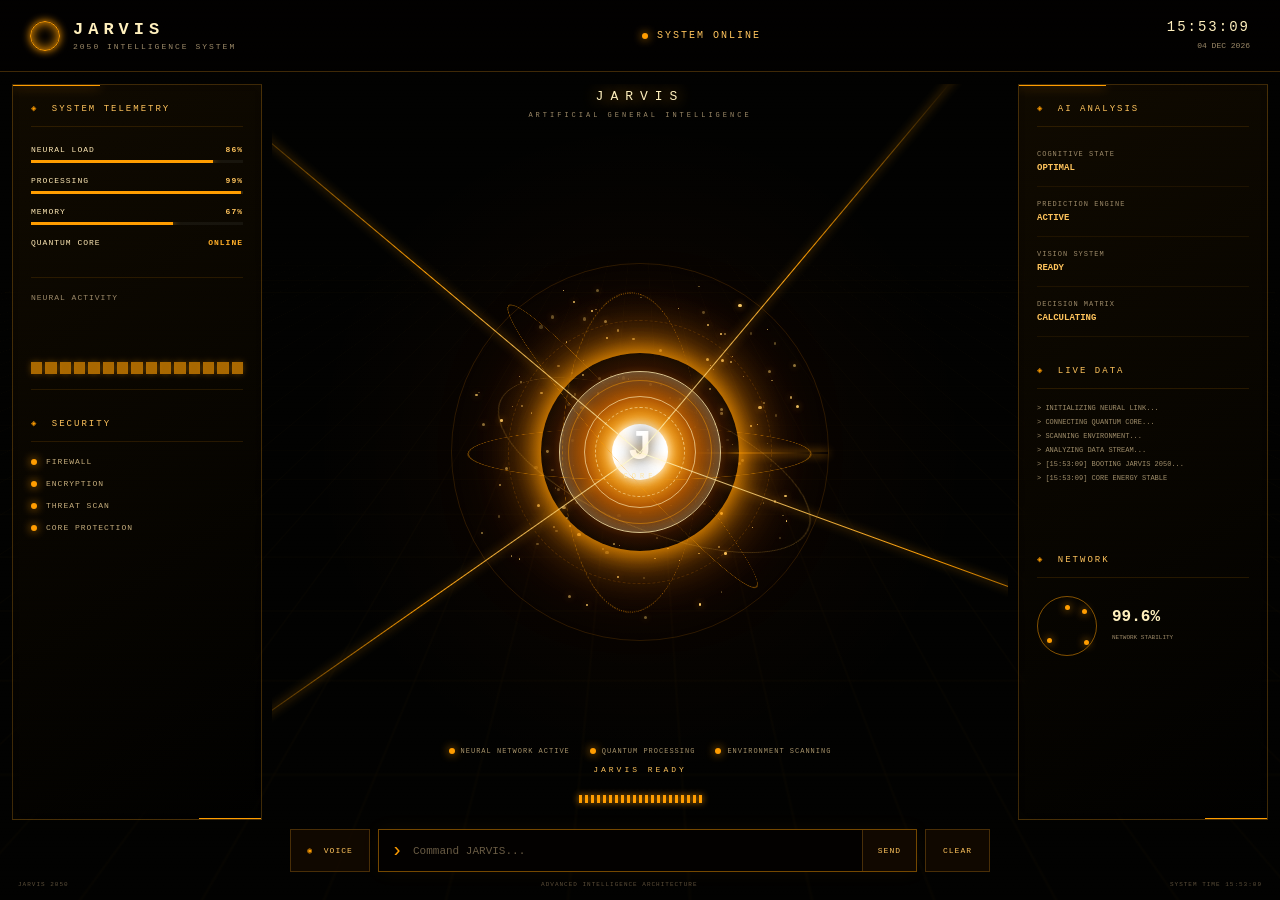
<file: profile.html>
<!DOCTYPE html>
<html lang="en">
<head>
  <meta charset="UTF-8">
  <meta name="viewport" content="width=device-width, initial-scale=1.0, maximum-scale=1.0, user-scalable=no">

  <title>JARVIS 2050 — AI Intelligence System</title>

  <meta name="theme-color" content="#050300">
  <meta name="description" content="JARVIS 2050 Advanced Artificial Intelligence Interface">

  <link rel="stylesheet" href="style.css">
</head>

<body>

  <!-- BACKGROUND -->
  <div class="space-bg"></div>
  <div class="grid-bg"></div>
  <div class="noise"></div>

  <!-- TOP BAR -->
  <header class="topbar">

    <div class="brand">
      <div class="brand-orb"></div>
      <div>
        <strong>JARVIS</strong>
        <span>2050 INTELLIGENCE SYSTEM</span>
      </div>
    </div>

    <div class="system-status">
      <span class="status-dot"></span>
      <span id="systemStatus">SYSTEM ONLINE</span>
    </div>

    <div class="top-time">
      <span id="clock">00:00:00</span>
      <small id="date">---</small>
    </div>

  </header>


  <!-- MAIN INTERFACE -->
  <main class="interface">

    <!-- LEFT HOLOGRAPHIC PANEL -->
    <aside class="side-panel left-panel">

      <div class="panel-title">
        <span>◈</span> SYSTEM TELEMETRY
      </div>

      <div class="telemetry">

        <div class="telemetry-row">
          <span>NEURAL LOAD</span>
          <strong id="neuralLoad">72%</strong>
        </div>
        <div class="meter">
          <i id="neuralMeter"></i>
        </div>

        <div class="telemetry-row">
          <span>PROCESSING</span>
          <strong id="processing">94%</strong>
        </div>
        <div class="meter">
          <i id="processingMeter"></i>
        </div>

        <div class="telemetry-row">
          <span>MEMORY</span>
          <strong id="memory">61%</strong>
        </div>
        <div class="meter">
          <i id="memoryMeter"></i>
        </div>

        <div class="telemetry-row">
          <span>QUANTUM CORE</span>
          <strong class="online">ONLINE</strong>
        </div>

      </div>


      <div class="mini-chart">
        <div class="chart-label">NEURAL ACTIVITY</div>

        <div class="bars">
          <i></i><i></i><i></i><i></i><i></i>
          <i></i><i></i><i></i><i></i><i></i>
          <i></i><i></i><i></i><i></i><i></i>
        </div>
      </div>


      <div class="panel-title second">
        <span>◈</span> SECURITY
      </div>

      <div class="security">
        <div><span class="secure-dot"></span> FIREWALL</div>
        <div><span class="secure-dot"></span> ENCRYPTION</div>
        <div><span class="secure-dot"></span> THREAT SCAN</div>
        <div><span class="secure-dot"></span> CORE PROTECTION</div>
      </div>

    </aside>


    <!-- CENTRAL AI CORE -->
    <section class="core-zone">

      <div class="core-label top-label">
        <span>JARVIS</span>
        <small>ARTIFICIAL GENERAL INTELLIGENCE</small>
      </div>


      <div class="ai-core">

        <!-- RADAR -->
        <div class="radar">
          <div class="radar-sweep"></div>
          <div class="radar-ring r1"></div>
          <div class="radar-ring r2"></div>
          <div class="radar-ring r3"></div>
        </div>


        <!-- ORBITS -->
        <div class="orbit orbit-1"></div>
        <div class="orbit orbit-2"></div>
        <div class="orbit orbit-3"></div>
        <div class="orbit orbit-4"></div>


        <!-- PARTICLES -->
        <div class="particles" id="particles"></div>


        <!-- CORE SPHERE -->
        <div class="core-sphere">

          <div class="core-inner">
            <div class="energy-ring"></div>
            <div class="energy-ring ring-two"></div>
            <div class="energy-ring ring-three"></div>

            <div class="core-light"></div>

            <div class="core-text">
              <strong>J</strong>
              <span>CORE</span>
            </div>
          </div>

        </div>


        <!-- ENERGY BEAMS -->
        <div class="beam beam-1"></div>
        <div class="beam beam-2"></div>
        <div class="beam beam-3"></div>
        <div class="beam beam-4"></div>

      </div>


      <div class="core-status">

        <div>
          <span class="tiny-dot"></span>
          NEURAL NETWORK ACTIVE
        </div>

        <div>
          <span class="tiny-dot"></span>
          QUANTUM PROCESSING
        </div>

        <div>
          <span class="tiny-dot"></span>
          ENVIRONMENT SCANNING
        </div>

      </div>


      <!-- VOICE WAVE -->
      <div class="voice-area">

        <div class="voice-title">
          <span id="voiceState">JARVIS READY</span>
        </div>

        <div class="waveform" id="waveform">
          <i></i><i></i><i></i><i></i><i></i>
          <i></i><i></i><i></i><i></i><i></i>
          <i></i><i></i><i></i><i></i><i></i>
          <i></i><i></i><i></i><i></i><i></i>
          <i></i>
        </div>

      </div>

    </section>


    <!-- RIGHT PANEL -->
    <aside class="side-panel right-panel">

      <div class="panel-title">
        <span>◈</span> AI ANALYSIS
      </div>

      <div class="analysis">

        <div class="analysis-item">
          <span>COGNITIVE STATE</span>
          <strong>OPTIMAL</strong>
        </div>

        <div class="analysis-item">
          <span>PREDICTION ENGINE</span>
          <strong>ACTIVE</strong>
        </div>

        <div class="analysis-item">
          <span>VISION SYSTEM</span>
          <strong>READY</strong>
        </div>

        <div class="analysis-item">
          <span>DECISION MATRIX</span>
          <strong>CALCULATING</strong>
        </div>

      </div>


      <div class="panel-title second">
        <span>◈</span> LIVE DATA
      </div>

      <div class="data-stream" id="dataStream">
        <div>> INITIALIZING NEURAL LINK...</div>
        <div>> CONNECTING QUANTUM CORE...</div>
        <div>> SCANNING ENVIRONMENT...</div>
        <div>> ANALYZING DATA STREAM...</div>
      </div>


      <div class="panel-title second">
        <span>◈</span> NETWORK
      </div>

      <div class="network">
        <div class="network-circle">
          <span></span>
          <span></span>
          <span></span>
          <span></span>
        </div>

        <div class="network-text">
          <strong id="networkValue">99.8%</strong>
          <small>NETWORK STABILITY</small>
        </div>
      </div>

    </aside>

  </main>


  <!-- BOTTOM COMMAND SYSTEM -->
  <section class="command-system">

    <button class="voice-button" id="voiceButton" aria-label="Voice command">
      <span class="mic-icon">◉</span>
      <span>VOICE</span>
    </button>


    <form class="command-box" id="commandForm">

      <span class="command-symbol">›</span>

      <input
        type="text"
        id="commandInput"
        autocomplete="off"
        placeholder="Command JARVIS..."
      >

      <button type="submit">
        SEND
      </button>

    </form>


    <button class="clear-button" id="clearButton">
      CLEAR
    </button>

  </section>


  <!-- RESPONSE PANEL -->
  <section class="response-panel" id="responsePanel">

    <div class="response-header">
      <span>JARVIS RESPONSE</span>
      <button id="closeResponse">×</button>
    </div>

    <div class="response-content" id="responseContent">
      Systems initialized. Awaiting command.
    </div>

  </section>


  <!-- FOOTER -->
  <footer>
    <span>JARVIS 2050</span>
    <span>ADVANCED INTELLIGENCE ARCHITECTURE</span>
    <span id="footerTime">SYSTEM TIME --:--:--</span>
  </footer>


  <script src="script.js"></script>

</body>
</html>
</file>
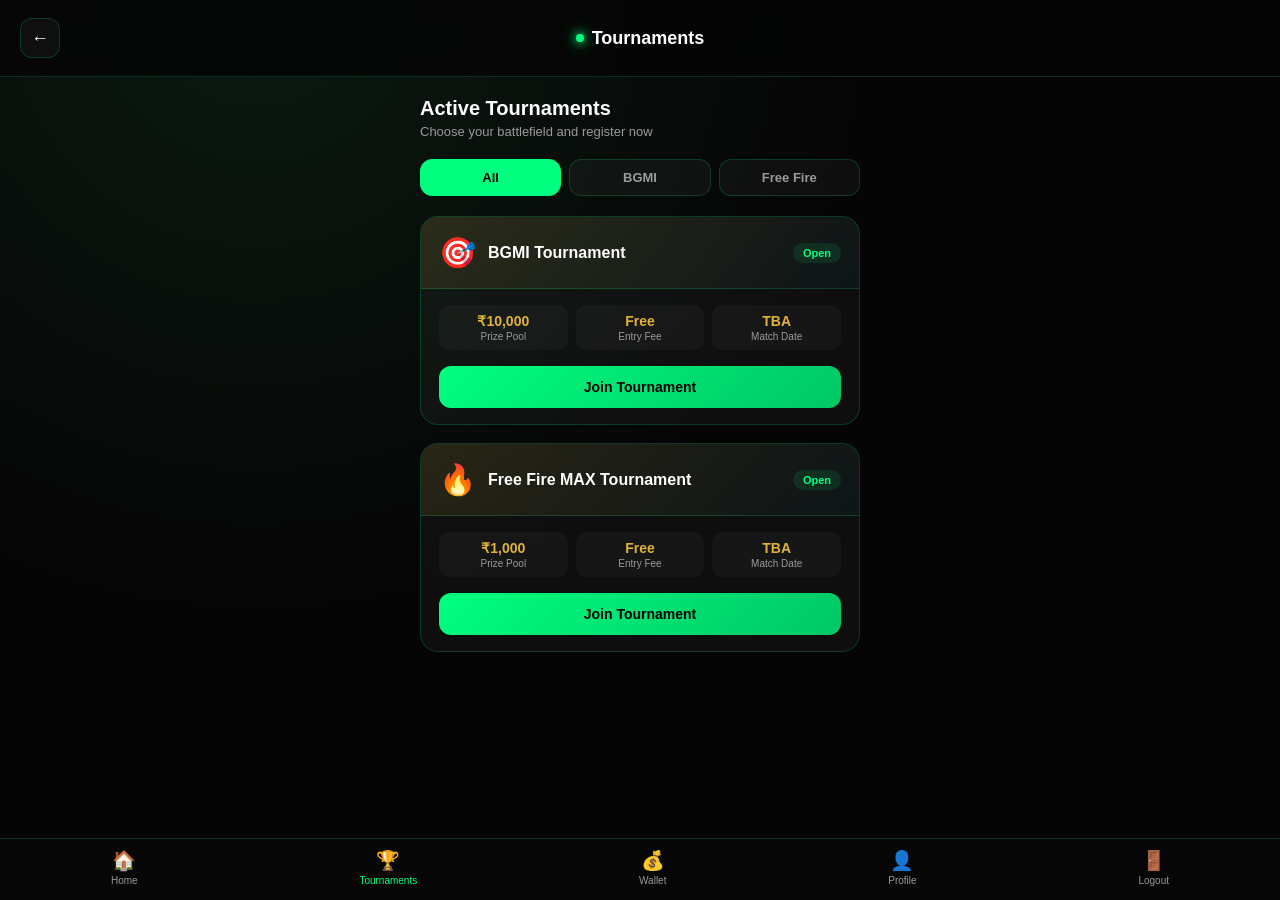
<file: tournaments.html>
<!DOCTYPE html>
<html lang="en">
<head>
<meta charset="UTF-8">
<meta name="viewport" content="width=device-width, initial-scale=1.0">
<title>Tournaments - BlackOps Arena</title>
<style>
  * { box-sizing: border-box; margin: 0; padding: 0; font-family: 'Segoe UI', Arial, sans-serif; }

  :root {
    --neon: #00ff7f;
    --gold: #e0b23a;
    --cyan: #0891b2;
    --card: rgba(255, 255, 255, 0.04);
    --card-border: rgba(0, 255, 127, 0.18);
    --text-dim: #9a9a9a;
  }

  body {
    background: radial-gradient(circle at 20% 0%, #0c1a12 0%, #050505 45%);
    color: #fff;
    min-height: 100vh;
    padding-bottom: 90px;
  }

  .topbar {
    display: flex;
    align-items: center;
    justify-content: space-between;
    padding: 18px 20px;
    position: sticky;
    top: 0;
    z-index: 20;
    background: rgba(5,5,5,0.85);
    backdrop-filter: blur(10px);
    border-bottom: 1px solid var(--card-border);
  }
  .brand {
    display: flex;
    align-items: center;
    gap: 8px;
    font-weight: 800;
    font-size: 18px;
  }
  .brand span.dot {
    width: 8px; height: 8px; border-radius: 50%;
    background: var(--neon);
    box-shadow: 0 0 8px var(--neon), 0 0 16px var(--neon);
  }
  .back-btn {
    width: 40px; height: 40px;
    border-radius: 12px;
    background: var(--card);
    border: 1px solid var(--card-border);
    display: flex; align-items: center; justify-content: center;
    font-size: 18px;
    color: #fff;
    text-decoration: none;
  }

  .wrap { padding: 20px; max-width: 480px; margin: 0 auto; }

  .page-title { font-size: 20px; font-weight: 800; margin-bottom: 4px; }
  .page-sub { font-size: 13px; color: var(--text-dim); margin-bottom: 20px; }

  .tabs {
    display: flex;
    gap: 8px;
    margin-bottom: 20px;
  }
  .tab {
    flex: 1;
    text-align: center;
    padding: 10px;
    border-radius: 12px;
    background: var(--card);
    border: 1px solid var(--card-border);
    font-size: 13px;
    font-weight: 700;
    color: var(--text-dim);
  }
  .tab.active {
    color: #000;
    background: var(--neon);
    border-color: var(--neon);
  }

  .t-card {
    background: var(--card);
    border: 1px solid var(--card-border);
    border-radius: 18px;
    overflow: hidden;
    margin-bottom: 18px;
    animation: fadeUp 0.5s ease both;
  }
  .t-banner {
    padding: 18px;
    display: flex;
    align-items: center;
    gap: 12px;
    background: linear-gradient(135deg, rgba(224,178,58,0.12), rgba(8,145,178,0.06));
    border-bottom: 1px solid var(--card-border);
  }
  .t-icon { font-size: 30px; }
  .t-game { font-size: 16px; font-weight: 800; }
  .t-status {
    margin-left: auto;
    font-size: 11px;
    font-weight: 700;
    color: var(--neon);
    background: rgba(0,255,127,0.1);
    border: 1px solid var(--neon-dim);
    padding: 4px 10px;
    border-radius: 20px;
  }

  .t-body { padding: 16px 18px; }
  .t-stats {
    display: grid;
    grid-template-columns: 1fr 1fr 1fr;
    gap: 8px;
    margin-bottom: 16px;
  }
  .t-stat {
    text-align: center;
    background: rgba(255,255,255,0.03);
    border-radius: 10px;
    padding: 8px 4px;
  }
  .t-stat .v { font-size: 14px; font-weight: 800; color: var(--gold); }
  .t-stat .l { font-size: 10px; color: var(--text-dim); margin-top: 2px; }

  .t-join {
    width: 100%;
    padding: 13px;
    border: none;
    border-radius: 12px;
    background: linear-gradient(135deg, var(--neon), #00c766);
    color: #000;
    font-weight: 800;
    font-size: 14px;
    text-align: center;
    text-decoration: none;
    display: block;
  }

  @keyframes fadeUp {
    from { opacity: 0; transform: translateY(10px); }
    to { opacity: 1; transform: translateY(0); }
  }

  .bottom-nav {
    position: fixed;
    bottom: 0; left: 0; right: 0;
    background: rgba(8,8,8,0.92);
    backdrop-filter: blur(14px);
    border-top: 1px solid var(--card-border);
    display: flex;
    justify-content: space-around;
    padding: 10px 0 14px;
    z-index: 30;
  }
  .nav-item {
    display: flex;
    flex-direction: column;
    align-items: center;
    gap: 3px;
    color: var(--text-dim);
    text-decoration: none;
    font-size: 10px;
    background: none;
    border: none;
  }
  .nav-item.active { color: var(--neon); }
  .nav-item .n-icon { font-size: 19px; }
</style>
</head>
<body>

<div class="topbar">
  <a href="dashboard.html" class="back-btn">←</a>
  <div class="brand"><span class="dot"></span> Tournaments</div>
  <div style="width:40px;"></div>
</div>

<div class="wrap">
  <div class="page-title">Active Tournaments</div>
  <div class="page-sub">Choose your battlefield and register now</div>

  <div class="tabs">
    <div class="tab active">All</div>
    <div class="tab">BGMI</div>
    <div class="tab">Free Fire</div>
  </div>

  <div class="t-card">
    <div class="t-banner">
      <div class="t-icon">🎯</div>
      <div class="t-game">BGMI Tournament</div>
      <div class="t-status">Open</div>
    </div>
    <div class="t-body">
      <div class="t-stats">
        <div class="t-stat"><div class="v">₹10,000</div><div class="l">Prize Pool</div></div>
        <div class="t-stat"><div class="v">Free</div><div class="l">Entry Fee</div></div>
        <div class="t-stat"><div class="v">TBA</div><div class="l">Match Date</div></div>
      </div>
      <a href="tournament-details.html?game=bgmi" class="t-join">Join Tournament</a>
    </div>
  </div>

  <div class="t-card">
    <div class="t-banner">
      <div class="t-icon">🔥</div>
      <div class="t-game">Free Fire MAX Tournament</div>
      <div class="t-status">Open</div>
    </div>
    <div class="t-body">
      <div class="t-stats">
        <div class="t-stat"><div class="v">₹1,000</div><div class="l">Prize Pool</div></div>
        <div class="t-stat"><div class="v">Free</div><div class="l">Entry Fee</div></div>
        <div class="t-stat"><div class="v">TBA</div><div class="l">Match Date</div></div>
      </div>
      <a href="tournament-details.html?game=freefire" class="t-join">Join Tournament</a>
    </div>
  </div>
</div>

<div class="bottom-nav">
  <a href="dashboard.html" class="nav-item"><span class="n-icon">🏠</span>Home</a>
  <a href="tournaments.html" class="nav-item active"><span class="n-icon">🏆</span>Tournaments</a>
  <a href="#" class="nav-item" onclick="alert('Wallet coming soon!'); return false;"><span class="n-icon">💰</span>Wallet</a>
  <a href="profile.html" class="nav-item"><span class="n-icon">👤</span>Profile</a>
  <a href="login.html" class="nav-item"><span class="n-icon">🚪</span>Logout</a>
</div>

</body>
</html>
</file>
<file: style.css>
/* =========================================================
   JARVIS 2050
   FUTURISTIC AI INTERFACE
   ========================================================= */

* {
  box-sizing: border-box;
  margin: 0;
  padding: 0;
}

:root {
  --orange: #ff9d00;
  --gold: #ffc45c;
  --bright: #fff0bd;
  --dark: #030301;
  --panel: rgba(255, 153, 0, 0.045);
  --line: rgba(255, 166, 32, 0.24);
  --text: #ffe9b5;
  --muted: #9d8a68;
}

html,
body {
  width: 100%;
  height: 100%;
  overflow: hidden;
}

body {
  background: #020201;
  color: var(--text);
  font-family: "Courier New", monospace;
  position: relative;
}


/* ================= BACKGROUND ================= */

.space-bg {
  position: fixed;
  inset: 0;
  z-index: -5;
  background:
    radial-gradient(circle at 50% 48%,
      rgba(255, 137, 0, 0.13),
      transparent 18%),
    radial-gradient(circle at 50% 50%,
      rgba(255, 95, 0, 0.05),
      transparent 42%),
    #020201;
}

.grid-bg {
  position: fixed;
  inset: -50%;
  z-index: -4;
  opacity: 0.28;
  background-image:
    linear-gradient(rgba(255, 154, 0, 0.06) 1px, transparent 1px),
    linear-gradient(90deg, rgba(255, 154, 0, 0.06) 1px, transparent 1px);
  background-size: 50px 50px;
  transform: perspective(500px) rotateX(58deg);
  animation: gridMove 12s linear infinite;
}

.noise {
  position: fixed;
  inset: 0;
  z-index: 20;
  pointer-events: none;
  opacity: 0.035;
  background-image:
    repeating-linear-gradient(
      0deg,
      transparent,
      transparent 2px,
      rgba(255,255,255,.15) 3px
    );
}

@keyframes gridMove {
  from {
    transform: perspective(500px) rotateX(58deg) translateY(0);
  }

  to {
    transform: perspective(500px) rotateX(58deg) translateY(50px);
  }
}


/* ================= TOP BAR ================= */

.topbar {
  height: 72px;
  width: 100%;
  display: flex;
  align-items: center;
  justify-content: space-between;
  padding: 0 30px;
  border-bottom: 1px solid var(--line);
  background: rgba(3, 2, 0, 0.72);
  backdrop-filter: blur(12px);
  position: relative;
  z-index: 10;
}

.brand {
  display: flex;
  align-items: center;
  gap: 13px;
}

.brand-orb {
  width: 30px;
  height: 30px;
  border-radius: 50%;
  border: 1px solid var(--orange);
  box-shadow:
    0 0 8px var(--orange),
    inset 0 0 12px var(--orange);
  animation: pulse 2s infinite;
}

.brand strong {
  display: block;
  color: var(--bright);
  letter-spacing: 5px;
  font-size: 17px;
}

.brand span {
  display: block;
  font-size: 8px;
  color: var(--muted);
  letter-spacing: 2px;
  margin-top: 3px;
}

.system-status {
  display: flex;
  align-items: center;
  gap: 9px;
  font-size: 10px;
  letter-spacing: 2px;
  color: var(--gold);
}

.status-dot,
.secure-dot,
.tiny-dot {
  display: inline-block;
  width: 6px;
  height: 6px;
  background: var(--orange);
  border-radius: 50%;
  box-shadow: 0 0 10px var(--orange);
  animation: blink 1.5s infinite;
}

.top-time {
  text-align: right;
}

.top-time span {
  display: block;
  font-size: 14px;
  color: var(--bright);
  letter-spacing: 2px;
}

.top-time small {
  font-size: 8px;
  color: var(--muted);
}


/* ================= MAIN ================= */

.interface {
  height: calc(100vh - 72px - 68px);
  min-height: 500px;
  display: grid;
  grid-template-columns: 250px minmax(400px, 1fr) 250px;
  gap: 10px;
  position: relative;
  padding: 12px;
}


/* ================= PANELS ================= */

.side-panel {
  border: 1px solid var(--line);
  background:
    linear-gradient(
      145deg,
      rgba(255, 157, 0, 0.06),
      rgba(0,0,0,0.18)
    );
  backdrop-filter: blur(10px);
  position: relative;
  padding: 18px;
  overflow: hidden;
}

.side-panel::before {
  content: "";
  position: absolute;
  top: 0;
  left: 0;
  width: 35%;
  height: 1px;
  background: var(--orange);
  box-shadow: 0 0 12px var(--orange);
}

.side-panel::after {
  content: "";
  position: absolute;
  right: 0;
  bottom: 0;
  width: 25%;
  height: 1px;
  background: var(--orange);
}

.panel-title {
  font-size: 9px;
  letter-spacing: 2px;
  color: var(--gold);
  padding-bottom: 12px;
  border-bottom: 1px solid rgba(255, 157, 0, 0.13);
}

.panel-title span {
  color: var(--orange);
  margin-right: 6px;
}

.panel-title.second {
  margin-top: 28px;
}


/* ================= TELEMETRY ================= */

.telemetry {
  margin-top: 18px;
}

.telemetry-row {
  display: flex;
  justify-content: space-between;
  margin-top: 13px;
  font-size: 8px;
  letter-spacing: 1px;
}

.telemetry-row strong {
  color: var(--gold);
}

.online {
  color: #ffae27 !important;
}

.meter {
  width: 100%;
  height: 3px;
  background: rgba(255,255,255,.05);
  margin-top: 6px;
  overflow: hidden;
}

.meter i {
  display: block;
  height: 100%;
  width: 70%;
  background: var(--orange);
  box-shadow: 0 0 8px var(--orange);
  transition: width .5s ease;
}


/* ================= MINI CHART ================= */

.mini-chart {
  margin-top: 30px;
  border-top: 1px solid rgba(255,157,0,.12);
  border-bottom: 1px solid rgba(255,157,0,.12);
  padding: 15px 0;
}

.chart-label {
  font-size: 8px;
  letter-spacing: 1px;
  color: var(--muted);
  margin-bottom: 12px;
}

.bars {
  height: 60px;
  display: flex;
  align-items: end;
  gap: 3px;
}

.bars i {
  display: block;
  width: 7%;
  height: 20%;
  background: var(--orange);
  opacity: .65;
  box-shadow: 0 0 6px rgba(255,157,0,.5);
  animation: bars 1.5s ease-in-out infinite alternate;
}

.bars i:nth-child(2) { animation-delay: -.2s; }
.bars i:nth-child(3) { animation-delay: -.4s; }
.bars i:nth-child(4) { animation-delay: -.6s; }
.bars i:nth-child(5) { animation-delay: -.8s; }
.bars i:nth-child(6) { animation-delay: -1s; }
.bars i:nth-child(7) { animation-delay: -.3s; }
.bars i:nth-child(8) { animation-delay: -.5s; }

@keyframes bars {
  from { height: 15%; }
  to { height: 95%; }
}


/* ================= SECURITY ================= */

.security {
  margin-top: 15px;
}

.security div {
  font-size: 8px;
  letter-spacing: 1px;
  margin: 13px 0;
  display: flex;
  gap: 9px;
  align-items: center;
  color: #c6ae7c;
}


/* ================= CORE ZONE ================= */

.core-zone {
  position: relative;
  display: flex;
  flex-direction: column;
  align-items: center;
  justify-content: center;
  overflow: hidden;
  perspective: 1000px;
}

.core-label {
  text-align: center;
  position: absolute;
  top: 5px;
  z-index: 5;
}

.top-label span {
  display: block;
  font-size: 13px;
  letter-spacing: 7px;
  color: var(--bright);
  text-shadow: 0 0 15px var(--orange);
}

.top-label small {
  font-size: 7px;
  letter-spacing: 3px;
  color: var(--muted);
}


/* ================= AI CORE ================= */

.ai-core {
  width: min(440px, 65vh);
  height: min(440px, 65vh);
  position: relative;
  transform-style: preserve-3d;
  animation: cameraFloat 8s ease-in-out infinite;
}

@keyframes cameraFloat {
  0%,100% {
    transform: rotateX(0deg) rotateY(-2deg);
  }

  50% {
    transform: rotateX(2deg) rotateY(3deg);
  }
}


/* ================= RADAR ================= */

.radar {
  position: absolute;
  inset: 7%;
  border-radius: 50%;
  border: 1px solid rgba(255,157,0,.15);
}

.radar-ring {
  position: absolute;
  border-radius: 50%;
  border: 1px dashed rgba(255,157,0,.18);
}

.r1 {
  inset: 15%;
}

.r2 {
  inset: 30%;
}

.r3 {
  inset: 44%;
}

.radar-sweep {
  position: absolute;
  width: 50%;
  height: 2px;
  top: 50%;
  left: 50%;
  transform-origin: left;
  background: linear-gradient(90deg, var(--orange), transparent);
  box-shadow: 0 0 10px var(--orange);
  animation: radar 3s linear infinite;
}

@keyframes radar {
  from {
    transform: rotate(0deg);
  }

  to {
    transform: rotate(360deg);
  }
}


/* ================= ORBITS ================= */

.orbit {
  position: absolute;
  border: 1px solid rgba(255,157,0,.55);
  border-radius: 50%;
  left: 50%;
  top: 50%;
  transform-style: preserve-3d;
}

.orbit-1 {
  width: 78%;
  height: 35%;
  margin-left: -39%;
  margin-top: -17.5%;
  transform: rotateX(70deg) rotateZ(0deg);
  animation: orbit1 7s linear infinite;
}

.orbit-2 {
  width: 88%;
  height: 38%;
  margin-left: -44%;
  margin-top: -19%;
  transform: rotateX(68deg) rotateY(50deg);
  animation: orbit2 10s linear infinite reverse;
}

.orbit-3 {
  width: 72%;
  height: 72%;
  margin-left: -36%;
  margin-top: -36%;
  transform: rotateY(65deg);
  border-style: dashed;
  animation: orbit3 12s linear infinite;
}

.orbit-4 {
  width: 94%;
  height: 46%;
  margin-left: -47%;
  margin-top: -23%;
  transform: rotateX(60deg) rotateZ(50deg);
  border-color: rgba(255,190,70,.25);
  animation: orbit4 15s linear infinite reverse;
}

@keyframes orbit1 {
  to { transform: rotateX(70deg) rotateZ(360deg); }
}

@keyframes orbit2 {
  to { transform: rotateX(68deg) rotateY(50deg) rotateZ(360deg); }
}

@keyframes orbit3 {
  to { transform: rotateY(65deg) rotateZ(360deg); }
}

@keyframes orbit4 {
  to { transform: rotateX(60deg) rotateZ(410deg); }
}


/* ================= CORE SPHERE ================= */

.core-sphere {
  position: absolute;
  width: 45%;
  height: 45%;
  left: 27.5%;
  top: 27.5%;
  border-radius: 50%;
  background:
    radial-gradient(
      circle at 50% 50%,
      #fff7cf 0%,
      #ffd36b 7%,
      #ff9d00 17%,
      #a84e00 38%,
      rgba(48,18,0,.75) 62%,
      transparent 72%
    );
  box-shadow:
    0 0 25px #ff9d00,
    0 0 55px rgba(255,157,0,.8),
    0 0 100px rgba(255,91,0,.38);
  animation: corePulse 2.4s ease-in-out infinite;
  transform-style: preserve-3d;
}

@keyframes corePulse {
  0%,100% {
    transform: scale(1);
    filter: brightness(1);
  }

  50% {
    transform: scale(1.06);
    filter: brightness(1.35);
  }
}

.core-inner {
  position: absolute;
  inset: 9%;
  border-radius: 50%;
  border: 1px solid rgba(255,239,180,.8);
  box-shadow: inset 0 0 25px rgba(255,255,220,.4);
  overflow: hidden;
}

.core-light {
  position: absolute;
  width: 35%;
  height: 35%;
  left: 32.5%;
  top: 32.5%;
  border-radius: 50%;
  background: #fff;
  box-shadow:
    0 0 12px #fff,
    0 0 35px #ffd36b,
    0 0 70px #ff9d00;
  animation: lightPulse 1.2s infinite alternate;
}

@keyframes lightPulse {
  from { transform: scale(.7); }
  to { transform: scale(1.15); }
}

.core-text {
  position: absolute;
  inset: 0;
  display: flex;
  flex-direction: column;
  justify-content: center;
  align-items: center;
  z-index: 3;
  text-shadow: 0 0 15px #000;
}

.core-text strong {
  font-size: 42px;
  color: #fff;
  opacity: .9;
}

.core-text span {
  font-size: 7px;
  letter-spacing: 4px;
  color: #ffe7a5;
}


/* ================= ENERGY RINGS ================= */

.energy-ring {
  position: absolute;
  inset: 15%;
  border-radius: 50%;
  border: 1px solid rgba(255,245,200,.65);
  animation: innerRotate 4s linear infinite;
}

.ring-two {
  inset: 22%;
  border-style: dashed;
  animation-duration: 3s;
  animation-direction: reverse;
}

.ring-three {
  inset: 5%;
  border-color: rgba(255,160,0,.45);
  animation-duration: 7s;
}

@keyframes innerRotate {
  to {
    transform: rotate(360deg);
  }
}


/* ================= BEAMS ================= */

.beam {
  position: absolute;
  left: 50%;
  top: 50%;
  height: 1px;
  transform-origin: left;
  background: linear-gradient(
    90deg,
    rgba(255,255,210,.8),
    var(--orange),
    transparent
  );
  box-shadow: 0 0 8px var(--orange);
  animation: beamPulse 2s infinite alternate;
}

.beam-1 {
  width: 140%;
  transform: rotate(20deg);
}

.beam-2 {
  width: 120%;
  transform: rotate(145deg);
}

.beam-3 {
  width: 130%;
  transform: rotate(220deg);
}

.beam-4 {
  width: 115%;
  transform: rotate(310deg);
}

@keyframes beamPulse {
  from { opacity: .15; }
  to { opacity: .75; }
}


/* ================= PARTICLES ================= */

.particles {
  position: absolute;
  inset: 8%;
  border-radius: 50%;
  transform-style: preserve-3d;
  animation: particleSpin 18s linear infinite;
}

.particle {
  position: absolute;
  width: 3px;
  height: 3px;
  background: #ffd16a;
  border-radius: 50%;
  box-shadow: 0 0 7px var(--orange);
}

@keyframes particleSpin {
  from {
    transform: rotateZ(0deg) rotateX(0deg);
  }

  to {
    transform: rotateZ(360deg) rotateX(360deg);
  }
}


/* ================= CORE STATUS ================= */

.core-status {
  position: absolute;
  bottom: 65px;
  display: flex;
  gap: 20px;
  font-size: 7px;
  letter-spacing: 1px;
  color: #a8946b;
}

.core-status > div {
  display: flex;
  align-items: center;
  gap: 6px;
}


/* ================= WAVEFORM ================= */

.voice-area {
  position: absolute;
  bottom: 4px;
  width: 320px;
  text-align: center;
}

.voice-title {
  font-size: 8px;
  letter-spacing: 3px;
  color: var(--gold);
  margin-bottom: 7px;
}

.waveform {
  height: 35px;
  display: flex;
  justify-content: center;
  align-items: center;
  gap: 3px;
}

.waveform i {
  display: block;
  width: 3px;
  height: 8px;
  background: var(--orange);
  box-shadow: 0 0 7px var(--orange);
  animation: wave .8s ease-in-out infinite alternate;
}

.waveform i:nth-child(2) { animation-delay: -.2s; }
.waveform i:nth-child(3) { animation-delay: -.4s; }
.waveform i:nth-child(4) { animation-delay: -.1s; }
.waveform i:nth-child(5) { animation-delay: -.5s; }
.waveform i:nth-child(6) { animation-delay: -.3s; }
.waveform i:nth-child(7) { animation-delay: -.6s; }

@keyframes wave {
  from { height: 4px; }
  to { height: 30px; }
}


/* ================= RIGHT ANALYSIS ================= */

.analysis {
  margin-top: 10px;
}

.analysis-item {
  padding: 13px 0;
  border-bottom: 1px solid rgba(255,157,0,.08);
}

.analysis-item span {
  display: block;
  color: var(--muted);
  font-size: 7px;
  letter-spacing: 1px;
}

.analysis-item strong {
  display: block;
  color: var(--gold);
  font-size: 9px;
  margin-top: 5px;
}


/* ================= DATA STREAM ================= */

.data-stream {
  margin-top: 12px;
  height: 125px;
  overflow: hidden;
  font-size: 7px;
  color: #9f8d69;
  line-height: 2;
}

.data-stream div {
  animation: streamFade 1s ease;
}

@keyframes streamFade {
  from {
    opacity: 0;
    transform: translateX(8px);
  }

  to {
    opacity: 1;
    transform: translateX(0);
  }
}


/* ================= NETWORK ================= */

.network {
  margin-top: 18px;
  display: flex;
  align-items: center;
  gap: 15px;
}

.network-circle {
  width: 60px;
  height: 60px;
  border: 1px solid rgba(255,157,0,.5);
  border-radius: 50%;
  position: relative;
  animation: networkSpin 5s linear infinite;
}

.network-circle span {
  position: absolute;
  width: 5px;
  height: 5px;
  background: var(--orange);
  border-radius: 50%;
  box-shadow: 0 0 8px var(--orange);
}

.network-circle span:nth-child(1) {
  top: 8px;
  left: 27px;
}

.network-circle span:nth-child(2) {
  bottom: 10px;
  right: 7px;
}

.network-circle span:nth-child(3) {
  bottom: 12px;
  left: 9px;
}

.network-circle span:nth-child(4) {
  top: 12px;
  right: 9px;
}

@keyframes networkSpin {
  to { transform: rotate(360deg); }
}

.network-text strong {
  display: block;
  color: var(--bright);
  font-size: 16px;
}

.network-text small {
  font-size: 6px;
  color: var(--muted);
}


/* ================= COMMAND ================= */

.command-system {
  position: fixed;
  bottom: 28px;
  left: 50%;
  transform: translateX(-50%);
  width: min(700px, 92%);
  display: flex;
  gap: 8px;
  z-index: 30;
}

.voice-button,
.clear-button,
.command-box button {
  border: 1px solid var(--line);
  background: rgba(20,10,0,.8);
  color: var(--gold);
  font-family: inherit;
  font-size: 8px;
  letter-spacing: 1px;
  cursor: pointer;
}

.voice-button {
  width: 80px;
}

.voice-button:hover,
.clear-button:hover,
.command-box button:hover {
  background: rgba(255,157,0,.12);
  box-shadow: 0 0 15px rgba(255,157,0,.2);
}

.mic-icon {
  color: var(--orange);
  margin-right: 5px;
}

.command-box {
  flex: 1;
  height: 43px;
  display: flex;
  align-items: center;
  border: 1px solid rgba(255,157,0,.45);
  background: rgba(4,2,0,.85);
  box-shadow: 0 0 20px rgba(255,157,0,.05);
}

.command-symbol {
  color: var(--orange);
  font-size: 20px;
  margin-left: 12px;
}

.command-box input {
  flex: 1;
  height: 100%;
  border: none;
  outline: none;
  background: transparent;
  color: var(--bright);
  font-family: inherit;
  font-size: 11px;
  padding: 0 10px;
}

.command-box input::placeholder {
  color: #695b43;
}

.command-box button {
  height: 100%;
  padding: 0 15px;
  border-width: 0 0 0 1px;
}

.clear-button {
  width: 65px;
}


/* ================= RESPONSE ================= */

.response-panel {
  position: fixed;
  bottom: 82px;
  left: 50%;
  transform: translateX(-50%) translateY(20px);
  width: min(600px, 90%);
  border: 1px solid rgba(255,157,0,.4);
  background: rgba(5,3,0,.94);
  backdrop-filter: blur(20px);
  box-shadow: 0 0 30px rgba(255,157,0,.12);
  opacity: 0;
  pointer-events: none;
  transition: .35s ease;
  z-index: 40;
}

.response-panel.show {
  opacity: 1;
  pointer-events: auto;
  transform: translateX(-50%) translateY(0);
}

.response-header {
  height: 35px;
  padding: 0 12px;
  border-bottom: 1px solid rgba(255,157,0,.2);
  display: flex;
  align-items: center;
  justify-content: space-between;
  font-size: 8px;
  letter-spacing: 2px;
  color: var(--gold);
}

.response-header button {
  border: none;
  background: transparent;
  color: var(--gold);
  font-size: 20px;
  cursor: pointer;
}

.response-content {
  padding: 20px;
  font-size: 10px;
  line-height: 1.8;
  color: #ddc99d;
  min-height: 70px;
}


/* ================= FOOTER ================= */

footer {
  position: fixed;
  bottom: 5px;
  left: 0;
  right: 0;
  height: 14px;
  display: flex;
  justify-content: space-between;
  padding: 0 18px;
  font-size: 6px;
  letter-spacing: 1px;
  color: #5d503b;
  z-index: 25;
}


/* ================= ANIMATIONS ================= */

@keyframes pulse {
  0%,100% {
    box-shadow:
      0 0 8px var(--orange),
      inset 0 0 12px var(--orange);
  }

  50% {
    box-shadow:
      0 0 22px var(--orange),
      inset 0 0 20px var(--orange);
  }
}

@keyframes blink {
  0%,100% { opacity: 1; }
  50% { opacity: .25; }
}


/* ================= MOBILE ================= */

@media (max-width: 900px) {

  html,
  body {
    overflow-y: auto;
    overflow-x: hidden;
  }

  .topbar {
    height: 58px;
    padding: 0 13px;
  }

  .brand strong {
    font-size: 13px;
    letter-spacing: 3px;
  }

  .brand span {
    font-size: 6px;
  }

  .brand-orb {
    width: 24px;
    height: 24px;
  }

  .system-status {
    font-size: 7px;
  }

  .top-time span {
    font-size: 10px;
  }

  .interface {
    height: auto;
    min-height: calc(100vh - 58px);
    display: block;
    padding: 5px;
  }

  .left-panel,
  .right-panel {
    display: none;
  }

  .core-zone {
    height: calc(100vh - 150px);
    min-height: 470px;
  }

  .ai-core {
    width: min(360px, 82vw);
    height: min(360px, 82vw);
  }

  .top-label {
    top: 12px;
  }

  .top-label span {
    font-size: 11px;
    letter-spacing: 5px;
  }

  .core-status {
    bottom: 65px;
    width: 90%;
    justify-content: center;
    gap: 9px;
    flex-wrap: wrap;
  }

  .core-status > div {
    font-size: 6px;
  }

  .voice-area {
    bottom: 12px;
    width: 260px;
  }

  .command-system {
    bottom: 27px;
    width: 96%;
  }

  .voice-button {
    width: 60px;
  }

  .clear-button {
    display: none;
  }

  .command-box input {
    font-size: 10px;
  }

  footer {
    bottom: 3px;
    font-size: 5px;
  }

  footer span:nth-child(2) {
    display: none;
  }
}


@media (max-width: 430px) {

  .system-status {
    display: none;
  }

  .ai-core {
    width: 300px;
    height: 300px;
  }

  .core-status {
    bottom: 62px;
  }

  .core-status > div:nth-child(2) {
    display: none;
  }

  .command-system {
    gap: 4px;
  }

  .voice-button {
    width: 57px;
    font-size: 7px;
  }

  .command-box button {
    padding: 0 9px;
  }
    }
</file>
